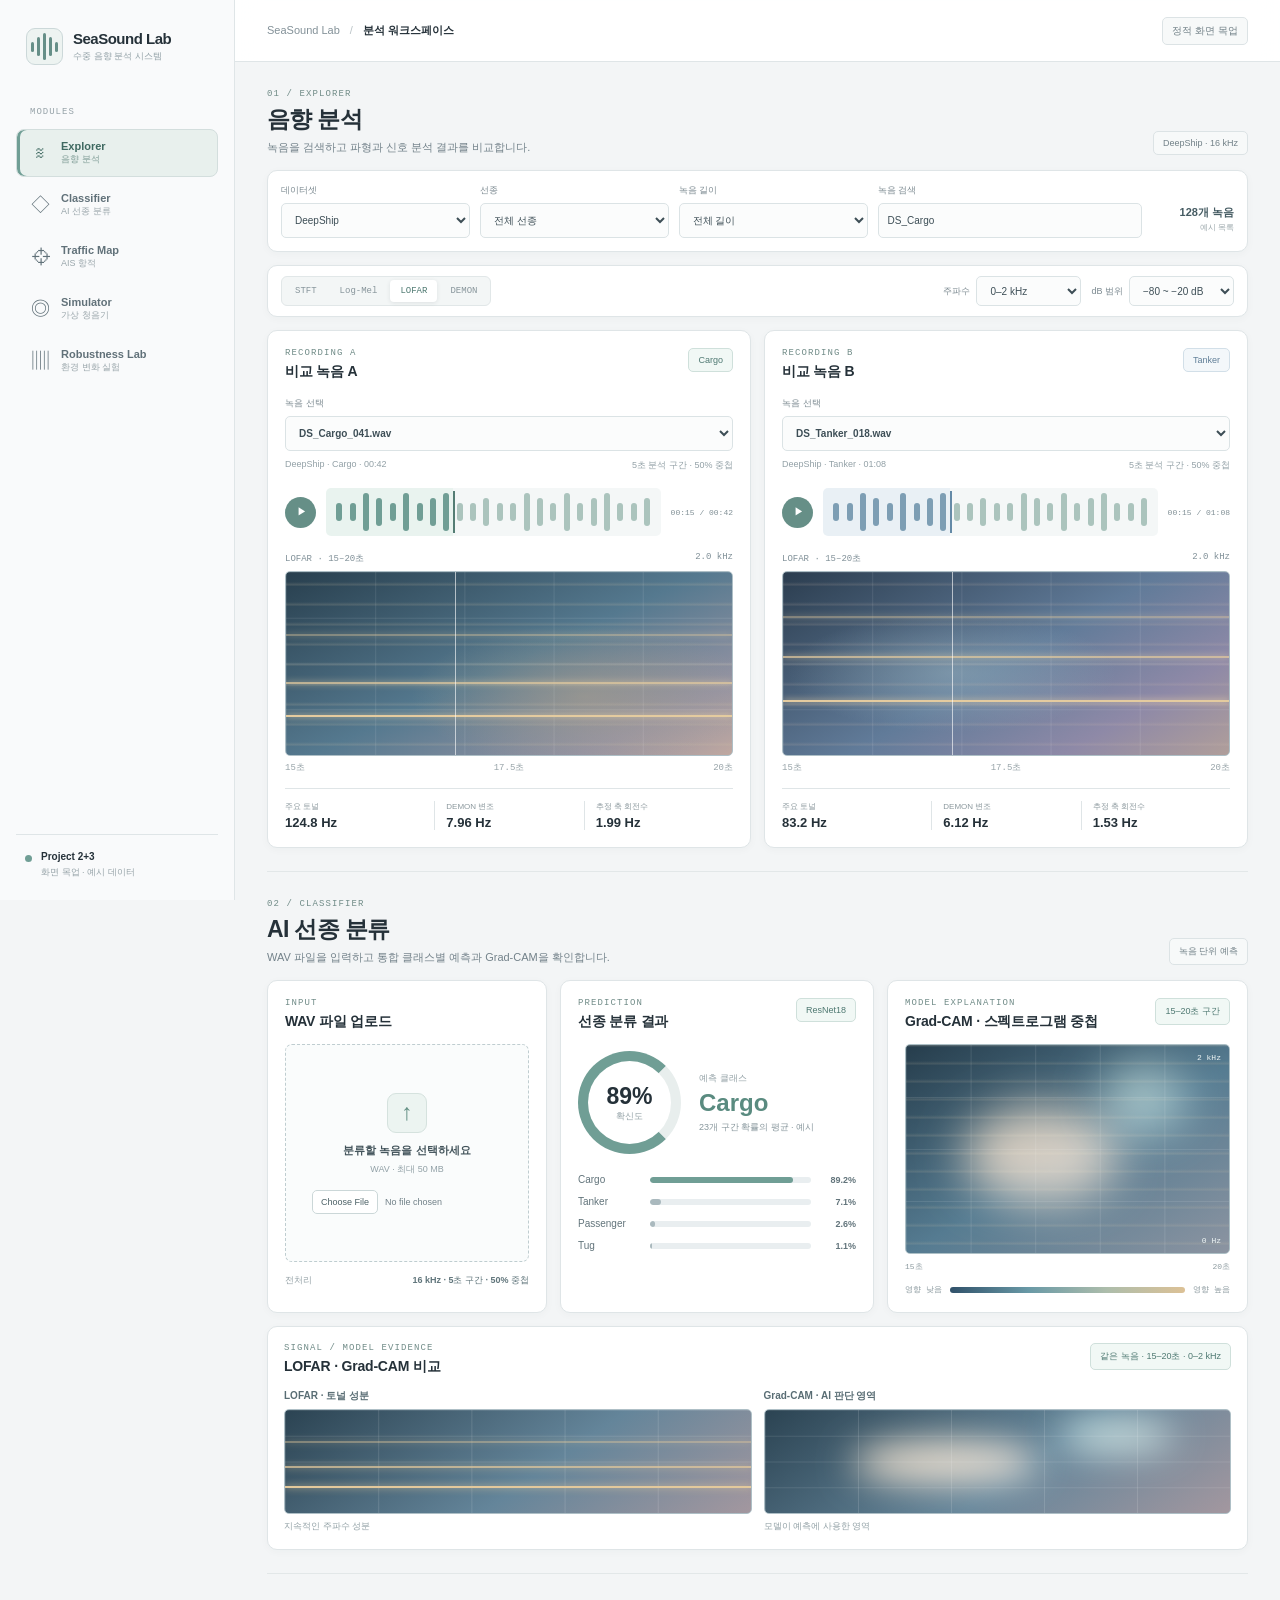
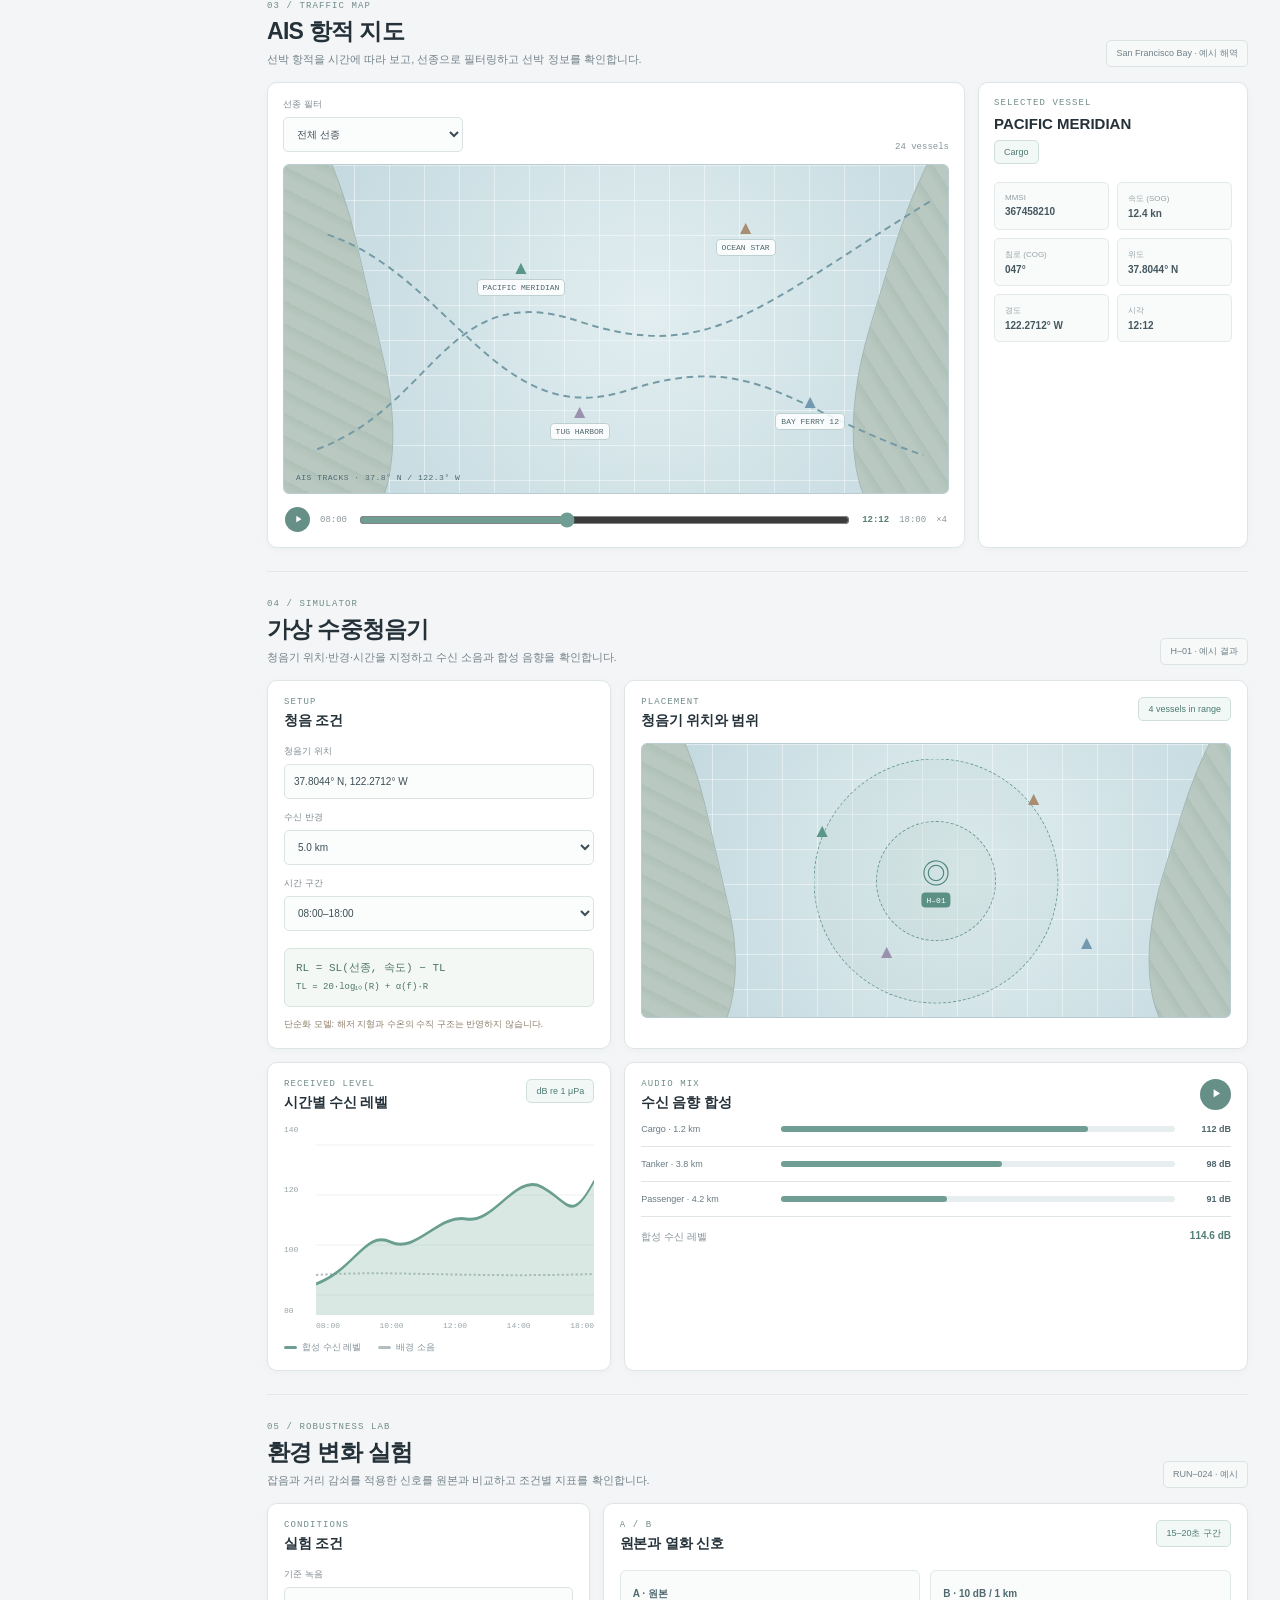
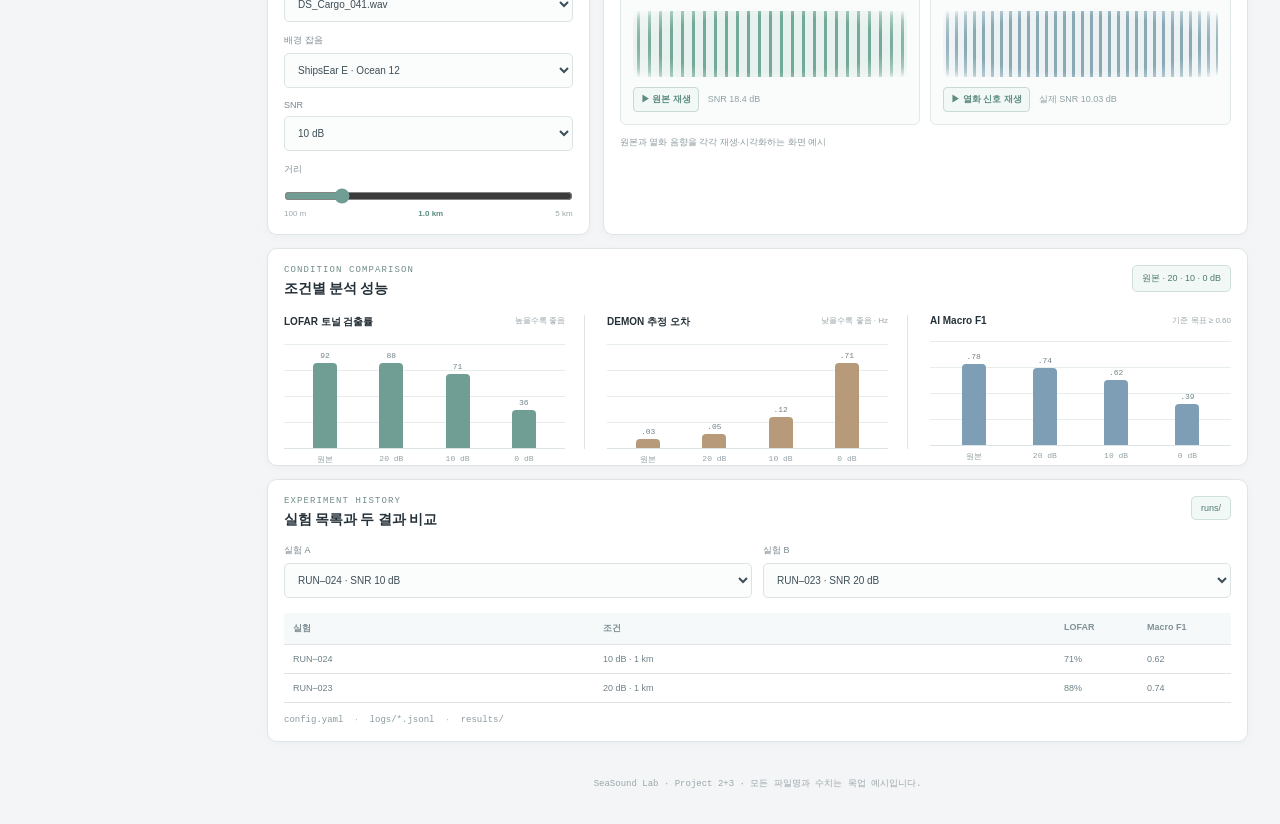
<file: mockup/index.html>
<!doctype html>
<html lang="ko">
<head>
  <meta charset="utf-8">
  <meta name="viewport" content="width=device-width, initial-scale=1">
  <meta name="description" content="AIS 연동 선박 수중 음향 웹 시스템의 정적 화면 목업">
  <title>SeaSound Lab | 웹 시스템 목업</title>
  <link rel="stylesheet" href="styles.css">
</head>
<body>
  <div class="app-shell">
    <aside class="sidebar">
      <div class="brand"><span class="brand-mark" aria-hidden="true"><i></i><i></i><i></i><i></i><i></i></span><span><strong>SeaSound Lab</strong><small>수중 음향 분석 시스템</small></span></div>
      <p class="nav-label">MODULES</p>
      <nav aria-label="주요 화면">
        <a href="#explorer" class="nav-item active"><span>≋</span>Explorer <small>음향 분석</small></a>
        <a href="#classifier" class="nav-item"><span>◇</span>Classifier <small>AI 선종 분류</small></a>
        <a href="#traffic" class="nav-item"><span>⌖</span>Traffic Map <small>AIS 항적</small></a>
        <a href="#simulator" class="nav-item"><span>◎</span>Simulator <small>가상 청음기</small></a>
        <a href="#robustness" class="nav-item"><span>▥</span>Robustness Lab <small>환경 변화 실험</small></a>
      </nav>
      <div class="side-foot"><span class="side-dot"></span><span>Project 2+3<small>화면 목업 · 예시 데이터</small></span></div>
    </aside>

    <div class="workspace">
      <header class="topbar"><div><span class="crumb">SeaSound Lab</span><span class="crumb-divider">/</span><strong>분석 워크스페이스</strong></div><span class="preview-pill">정적 화면 목업</span></header>
      <main>
        <section class="module" id="explorer" aria-labelledby="explorer-title">
          <div class="module-heading"><div><span class="kicker">01 / EXPLORER</span><h1 id="explorer-title">음향 분석</h1><p>녹음을 검색하고 파형과 신호 분석 결과를 비교합니다.</p></div><span class="module-state">DeepShip · 16 kHz</span></div>
          <div class="panel filters">
            <label>데이터셋<select><option>DeepShip</option><option>ShipsEar</option></select></label>
            <label>선종<select><option>전체 선종</option><option>Cargo</option><option>Passenger</option><option>Tanker</option><option>Tug / Work</option><option>Fishing</option><option>Small craft</option><option>Background</option></select></label>
            <label>녹음 길이<select><option>전체 길이</option><option>0–30초</option><option>30–60초</option><option>60초 이상</option></select></label>
            <label>녹음 검색<input type="search" value="DS_Cargo" aria-label="녹음 검색"></label>
            <span class="filter-count">128개 녹음<br><small>예시 목록</small></span>
          </div>
          <div class="panel explorer-toolbar"><div class="tab-list" aria-label="분석 보기"><span>STFT</span><span>Log-Mel</span><span class="selected">LOFAR</span><span>DEMON</span></div><div class="tool-fields"><label>주파수<select><option>0–2 kHz</option><option>0–4 kHz</option><option>전체</option></select></label><label>dB 범위<select><option>−80 ~ −20 dB</option><option>−100 ~ 0 dB</option></select></label></div></div>
          <div class="recording-grid">
            <article class="panel recording-card"><div class="card-head"><div><span class="kicker">RECORDING A</span><h2>비교 녹음 A</h2></div><span class="tag">Cargo</span></div><label class="record-select">녹음 선택<select aria-label="비교 녹음 A 선택"><option>DS_Cargo_041.wav</option><option>DS_Tanker_018.wav</option><option>DS_Passenger_026.wav</option><option>SE_Passenger_07.wav</option></select></label><div class="file-meta">DeepShip · Cargo · 00:42 <span>5초 분석 구간 · 50% 중첩</span></div><div class="wave-player"><span class="round-play">▶</span><div class="wave wave-a"><i></i><i></i><i></i><i></i><i></i><i></i><i></i><i></i><i></i><i></i><i></i><i></i><i></i><i></i><i></i><i></i><i></i><i></i><i></i><i></i><i></i><i></i><i></i><i></i><span class="cursor"></span></div><time>00:15 / 00:42</time></div><div class="chart-label"><span>LOFAR · 15–20초</span><span>2.0 kHz</span></div><div class="spectrum spectrum-a" role="img" aria-label="녹음 A의 LOFAR 예시 스펙트로그램"><i></i><i></i><i></i><span class="chart-cursor"></span></div><div class="chart-time"><span>15초</span><span>17.5초</span><span>20초</span></div><div class="record-metrics"><div><span>주요 토널</span><b>124.8 Hz</b></div><div><span>DEMON 변조</span><b>7.96 Hz</b></div><div><span>추정 축 회전수</span><b>1.99 Hz</b></div></div></article>
            <article class="panel recording-card"><div class="card-head"><div><span class="kicker">RECORDING B</span><h2>비교 녹음 B</h2></div><span class="tag blue">Tanker</span></div><label class="record-select">녹음 선택<select aria-label="비교 녹음 B 선택"><option>DS_Tanker_018.wav</option><option>DS_Cargo_041.wav</option><option>DS_Passenger_026.wav</option><option>SE_Passenger_07.wav</option></select></label><div class="file-meta">DeepShip · Tanker · 01:08 <span>5초 분석 구간 · 50% 중첩</span></div><div class="wave-player"><span class="round-play">▶</span><div class="wave wave-b"><i></i><i></i><i></i><i></i><i></i><i></i><i></i><i></i><i></i><i></i><i></i><i></i><i></i><i></i><i></i><i></i><i></i><i></i><i></i><i></i><i></i><i></i><i></i><i></i><span class="cursor"></span></div><time>00:15 / 01:08</time></div><div class="chart-label"><span>LOFAR · 15–20초</span><span>2.0 kHz</span></div><div class="spectrum spectrum-b" role="img" aria-label="녹음 B의 LOFAR 예시 스펙트로그램"><i></i><i></i><i></i><span class="chart-cursor"></span></div><div class="chart-time"><span>15초</span><span>17.5초</span><span>20초</span></div><div class="record-metrics"><div><span>주요 토널</span><b>83.2 Hz</b></div><div><span>DEMON 변조</span><b>6.12 Hz</b></div><div><span>추정 축 회전수</span><b>1.53 Hz</b></div></div></article>
          </div>
        </section>

        <section class="module" id="classifier" aria-labelledby="classifier-title">
          <div class="module-heading"><div><span class="kicker">02 / CLASSIFIER</span><h2 id="classifier-title">AI 선종 분류</h2><p>WAV 파일을 입력하고 통합 클래스별 예측과 Grad-CAM을 확인합니다.</p></div><span class="module-state">녹음 단위 예측</span></div>
          <div class="classifier-grid">
            <div class="panel upload-panel"><div class="card-head"><div><span class="kicker">INPUT</span><h3>WAV 파일 업로드</h3></div></div><label class="upload-box"><span class="upload-symbol">↑</span><strong>분류할 녹음을 선택하세요</strong><small>WAV · 최대 50 MB</small><input type="file" accept=".wav,audio/wav" aria-label="분류할 WAV 파일 선택"></label><div class="upload-meta"><span>전처리</span><b>16 kHz · 5초 구간 · 50% 중첩</b></div></div>
            <div class="panel result-panel"><div class="card-head"><div><span class="kicker">PREDICTION</span><h3>선종 분류 결과</h3></div><span class="tag">ResNet18</span></div><div class="prediction-hero"><div class="confidence"><b>89%</b><small>확신도</small></div><div><small>예측 클래스</small><strong>Cargo</strong><span>23개 구간 확률의 평균 · 예시</span></div></div><div class="prob-list"><div><span>Cargo</span><i><b style="width:89%"></b></i><strong>89.2%</strong></div><div><span>Tanker</span><i><b style="width:7%"></b></i><strong>7.1%</strong></div><div><span>Passenger</span><i><b style="width:3%"></b></i><strong>2.6%</strong></div><div><span>Tug</span><i><b style="width:1%"></b></i><strong>1.1%</strong></div></div></div>
            <div class="panel cam-panel"><div class="card-head"><div><span class="kicker">MODEL EXPLANATION</span><h3>Grad-CAM · 스펙트로그램 중첩</h3></div><span class="tag">15–20초 구간</span></div><div class="cam-chart" role="img" aria-label="스펙트로그램 위에 겹쳐 표시한 Grad-CAM 예시 히트맵"><i class="cam-hot one"></i><i class="cam-hot two"></i><span>2 kHz</span><span>0 Hz</span></div><div class="cam-axis"><span>15초</span><span>20초</span></div><div class="cam-legend"><span>영향 낮음</span><i></i><span>영향 높음</span></div></div>
          </div>
          <div class="panel evidence-panel"><div class="card-head"><div><span class="kicker">SIGNAL / MODEL EVIDENCE</span><h3>LOFAR · Grad-CAM 비교</h3></div><span class="tag">같은 녹음 · 15–20초 · 0–2 kHz</span></div><div class="evidence-grid"><div><span>LOFAR · 토널 성분</span><div class="evidence-chart lofar-evidence" role="img" aria-label="LOFAR 토널 성분 예시"><i></i><i></i><i></i></div><small>지속적인 주파수 성분</small></div><div><span>Grad-CAM · AI 판단 영역</span><div class="evidence-chart cam-evidence" role="img" aria-label="Grad-CAM 강조 영역 예시"><i></i><i></i></div><small>모델이 예측에 사용한 영역</small></div></div></div>
        </section>

        <section class="module" id="traffic" aria-labelledby="traffic-title"><div class="module-heading"><div><span class="kicker">03 / TRAFFIC MAP</span><h2 id="traffic-title">AIS 항적 지도</h2><p>선박 항적을 시간에 따라 보고, 선종으로 필터링하고 선박 정보를 확인합니다.</p></div><span class="module-state">San Francisco Bay · 예시 해역</span></div><div class="traffic-grid"><div class="panel map-panel"><div class="map-toolbar"><label>선종 필터<select><option>전체 선종</option><option>Cargo</option><option>Tanker</option><option>Passenger</option><option>Tug / Work</option></select></label><span>24 vessels</span></div><div class="sea-map"><div class="map-grid"></div><div class="land left"></div><div class="land right"></div><svg viewBox="0 0 700 330" preserveAspectRatio="none" aria-hidden="true"><path d="M35 286 C160 242 172 113 310 157 S498 144 682 36"/><path d="M46 70 C176 112 225 269 361 227 S528 244 674 292"/></svg><span class="ship cargo s1">▲<small>PACIFIC MERIDIAN</small></span><span class="ship tanker s2">▲<small>OCEAN STAR</small></span><span class="ship passenger s3">▲<small>BAY FERRY 12</small></span><span class="ship tug s4">▲<small>TUG HARBOR</small></span><span class="map-caption">AIS TRACKS · 37.8° N / 122.3° W</span></div><div class="timeline"><span class="play-small">▶</span><span>08:00</span><input type="range" min="0" max="100" value="42" aria-label="AIS 시간 위치"><strong>12:12</strong><span>18:00</span><span>×4</span></div></div><aside class="panel vessel-panel"><span class="kicker">SELECTED VESSEL</span><h3>PACIFIC MERIDIAN</h3><span class="tag">Cargo</span><div class="vessel-data"><div><span>MMSI</span><b>367458210</b></div><div><span>속도 (SOG)</span><b>12.4 kn</b></div><div><span>침로 (COG)</span><b>047°</b></div><div><span>위도</span><b>37.8044° N</b></div><div><span>경도</span><b>122.2712° W</b></div><div><span>시각</span><b>12:12</b></div></div></aside></div></section>

        <section class="module" id="simulator" aria-labelledby="simulator-title"><div class="module-heading"><div><span class="kicker">04 / SIMULATOR</span><h2 id="simulator-title">가상 수중청음기</h2><p>청음기 위치·반경·시간을 지정하고 수신 소음과 합성 음향을 확인합니다.</p></div><span class="module-state">H–01 · 예시 결과</span></div><div class="sim-grid"><div class="panel sim-settings"><div class="card-head"><div><span class="kicker">SETUP</span><h3>청음 조건</h3></div></div><div class="control-list"><label>청음기 위치<input value="37.8044° N, 122.2712° W" aria-label="청음기 위치"></label><label>수신 반경<select><option>5.0 km</option><option>1.0 km</option><option>3.0 km</option></select></label><label>시간 구간<select><option>08:00–18:00</option><option>08:00–09:00</option><option>12:00–13:00</option></select></label></div><div class="formula">RL = SL(선종, 속도) − TL<br><small>TL = 20·log₁₀(R) + α(f)·R</small></div><p class="assumption">단순화 모델: 해저 지형과 수온의 수직 구조는 반영하지 않습니다.</p></div><div class="panel sim-map"><div class="card-head"><div><span class="kicker">PLACEMENT</span><h3>청음기 위치와 범위</h3></div><span class="tag">4 vessels in range</span></div><div class="sea-map compact"><div class="map-grid"></div><div class="land left"></div><div class="land right"></div><div class="range r1"></div><div class="range r2"></div><span class="hydrophone">◎<small>H–01</small></span><span class="ship cargo s1">▲</span><span class="ship tanker s2">▲</span><span class="ship passenger s3">▲</span><span class="ship tug s4">▲</span></div></div><div class="panel rl-panel"><div class="card-head"><div><span class="kicker">RECEIVED LEVEL</span><h3>시간별 수신 레벨</h3></div><span class="tag">dB re 1 μPa</span></div><div class="rl-chart"><div class="y-labels"><span>140</span><span>120</span><span>100</span><span>80</span></div><svg viewBox="0 0 600 190" preserveAspectRatio="none" role="img" aria-label="수신 레벨 변화 예시 그래프"><path class="grid-lines" d="M0 20H600 M0 70H600 M0 120H600 M0 170H600"/><path class="ambient" d="M0 150 C170 145 310 153 600 149"/><path class="received-area" d="M0 159 C85 144 106 105 161 117 S263 89 324 94 S430 48 487 62 S550 100 600 56 V190 H0Z"/><path class="received" d="M0 159 C85 144 106 105 161 117 S263 89 324 94 S430 48 487 62 S550 100 600 56"/></svg><div class="x-labels"><span>08:00</span><span>10:00</span><span>12:00</span><span>14:00</span><span>18:00</span></div></div><div class="chart-legend"><span><i></i>합성 수신 레벨</span><span><i></i>배경 소음</span></div></div><div class="panel mix-panel"><div class="card-head"><div><span class="kicker">AUDIO MIX</span><h3>수신 음향 합성</h3></div><span class="play-small">▶</span></div><div class="mix-row"><span>Cargo · 1.2 km</span><i><b style="width:78%"></b></i><strong>112 dB</strong></div><div class="mix-row"><span>Tanker · 3.8 km</span><i><b style="width:56%"></b></i><strong>98 dB</strong></div><div class="mix-row"><span>Passenger · 4.2 km</span><i><b style="width:42%"></b></i><strong>91 dB</strong></div><div class="mix-total"><span>합성 수신 레벨</span><b>114.6 dB</b></div></div></div></section>

        <section class="module" id="robustness" aria-labelledby="robustness-title"><div class="module-heading"><div><span class="kicker">05 / ROBUSTNESS LAB</span><h2 id="robustness-title">환경 변화 실험</h2><p>잡음과 거리 감쇠를 적용한 신호를 원본과 비교하고 조건별 지표를 확인합니다.</p></div><span class="module-state">RUN–024 · 예시</span></div><div class="robust-grid"><div class="panel robust-settings"><div class="card-head"><div><span class="kicker">CONDITIONS</span><h3>실험 조건</h3></div></div><div class="control-list"><label>기준 녹음<select><option>DS_Cargo_041.wav</option><option>DS_Tanker_018.wav</option></select></label><label>배경 잡음<select><option>ShipsEar E · Ocean 12</option><option>ShipsEar E · Ocean 08</option></select></label><label>SNR<select><option>10 dB</option><option>20 dB</option><option>0 dB</option><option>원본</option></select></label><label>거리<input type="range" min="100" max="5000" value="1000" aria-label="거리 100미터에서 5킬로미터"><small>100 m <b>1.0 km</b> 5 km</small></label></div></div><div class="panel ab-panel"><div class="card-head"><div><span class="kicker">A / B</span><h3>원본과 열화 신호</h3></div><span class="tag">15–20초 구간</span></div><div class="ab-grid"><div><span class="ab-label">A · 원본</span><div class="ab-wave clean"></div><span class="ab-play">▶ 원본 재생</span><small>SNR 18.4 dB</small></div><div><span class="ab-label">B · 10 dB / 1 km</span><div class="ab-wave noisy"></div><span class="ab-play">▶ 열화 신호 재생</span><small>실제 SNR 10.03 dB</small></div></div><div class="ab-note">원본과 열화 음향을 각각 재생·시각화하는 화면 예시</div></div></div><div class="panel performance-panel"><div class="card-head"><div><span class="kicker">CONDITION COMPARISON</span><h3>조건별 분석 성능</h3></div><span class="tag">원본 · 20 · 10 · 0 dB</span></div><div class="metric-charts"><div><div class="metric-title"><b>LOFAR 토널 검출률</b><small>높을수록 좋음</small></div><div class="bars teal"><span style="--h:92%"><b>92</b></span><span style="--h:88%"><b>88</b></span><span style="--h:71%"><b>71</b></span><span style="--h:36%"><b>36</b></span></div></div><div><div class="metric-title"><b>DEMON 추정 오차</b><small>낮을수록 좋음 · Hz</small></div><div class="bars amber"><span style="--h:8%"><b>.03</b></span><span style="--h:13%"><b>.05</b></span><span style="--h:30%"><b>.12</b></span><span style="--h:88%"><b>.71</b></span></div></div><div><div class="metric-title"><b>AI Macro F1</b><small>기준 목표 ≥ 0.60</small></div><div class="bars blue"><span style="--h:78%"><b>.78</b></span><span style="--h:74%"><b>.74</b></span><span style="--h:62%"><b>.62</b></span><span style="--h:39%"><b>.39</b></span></div></div></div><div class="metric-axis"><span>원본</span><span>20 dB</span><span>10 dB</span><span>0 dB</span></div></div><div class="panel runs-panel"><div class="card-head"><div><span class="kicker">EXPERIMENT HISTORY</span><h3>실험 목록과 두 결과 비교</h3></div><span class="tag">runs/</span></div><div class="run-selects"><label>실험 A<select><option>RUN–024 · SNR 10 dB</option><option>RUN–023 · SNR 20 dB</option><option>RUN–022 · 원본</option></select></label><label>실험 B<select><option>RUN–023 · SNR 20 dB</option><option>RUN–024 · SNR 10 dB</option><option>RUN–022 · 원본</option></select></label></div><div class="runs-table"><div><b>실험</b><b>조건</b><b>LOFAR</b><b>Macro F1</b></div><div><span>RUN–024</span><span>10 dB · 1 km</span><span>71%</span><span>0.62</span></div><div><span>RUN–023</span><span>20 dB · 1 km</span><span>88%</span><span>0.74</span></div></div><div class="run-files">config.yaml <span>·</span> logs/*.jsonl <span>·</span> results/</div></div></section>
        <footer>SeaSound Lab · Project 2+3 · 모든 파일명과 수치는 목업 예시입니다.</footer>
      </main>
    </div>
  </div>
</body>
</html>
</file>
<file: mockup/styles.css>
:root{--bg:#f3f5f6;--surface:#fff;--line:#dfe5e7;--text:#253139;--muted:#73828a;--subtle:#98a5aa;--teal:#709e95;--blue:#7d9eb4;--amber:#b79a79;--font:'Segoe UI','Malgun Gothic',sans-serif;--mono:Consolas,'Courier New',monospace}
*{box-sizing:border-box}html{scroll-behavior:smooth}body{margin:0;color:var(--text);background:var(--bg);font-family:var(--font);-webkit-font-smoothing:antialiased}a{color:inherit;text-decoration:none}input,select{font:inherit}select,input[type=range]{cursor:pointer}
.app-shell{min-height:100vh}.sidebar{position:fixed;inset:0 auto 0 0;display:flex;flex-direction:column;width:235px;padding:28px 16px 18px;background:#f9fafb;border-right:1px solid var(--line)}.brand{display:flex;align-items:center;gap:10px;padding:0 10px 42px}.brand-mark{display:flex;justify-content:center;align-items:center;gap:3px;width:37px;height:37px;border:1px solid #ccd8d9;border-radius:9px;background:#edf3f1}.brand-mark i{width:3px;border-radius:4px;background:#668f88}.brand-mark i:nth-child(1),.brand-mark i:nth-child(5){height:10px}.brand-mark i:nth-child(2),.brand-mark i:nth-child(4){height:19px}.brand-mark i:nth-child(3){height:27px}.brand strong,.brand small{display:block}.brand strong{font-size:15px;letter-spacing:-.5px}.brand small{margin-top:3px;color:#91a0a6;font-size:9px}.nav-label{margin:0 0 12px;padding:0 14px;color:#96a2a8;font:9px var(--mono);letter-spacing:1px}.sidebar nav{display:grid;gap:4px}.nav-item{display:grid;grid-template-columns:22px 1fr;gap:1px 10px;align-items:center;padding:10px 12px;border:1px solid transparent;border-radius:8px;color:#617179;font-size:11px;font-weight:650}.nav-item>span{grid-row:span 2;text-align:center;font-size:19px;font-weight:400}.nav-item small{color:#9aa6ab;font-size:9px;font-weight:400}.nav-item:hover{background:#edf1f2}.nav-item.active{border-color:#d3dedd;background:#e8f0ed;box-shadow:inset 3px 0 var(--teal);color:#3f6961}.nav-item.active small{color:#7f9c96}.side-foot{display:flex;gap:9px;align-items:flex-start;margin-top:auto;padding:16px 9px 3px;border-top:1px solid var(--line);font-size:10px;font-weight:650}.side-foot small{display:block;margin-top:4px;color:#95a2a7;font-size:9px;font-weight:400}.side-dot{width:7px;height:7px;margin-top:4px;border-radius:50%;background:var(--teal)}.workspace{margin-left:235px;min-width:0}.topbar{position:sticky;top:0;z-index:5;display:flex;align-items:center;justify-content:space-between;height:62px;padding:0 32px;border-bottom:1px solid var(--line);background:#ffffffed;backdrop-filter:blur(12px);font-size:11px}.crumb{color:#839198}.crumb-divider{margin:0 10px;color:#bac3c6}.topbar strong{font-weight:650}.preview-pill,.module-state,.tag{display:inline-block;padding:6px 9px;border:1px solid #dce3e5;border-radius:5px;background:#f7f9f9;color:#718087;font-size:9px;white-space:nowrap}.preview-pill{font-size:10px}main{max-width:1570px;margin:auto;padding:0 32px 26px}.module{padding-top:27px;scroll-margin-top:74px}.module+.module{margin-top:23px;border-top:1px solid #e2e7e8}.module-heading{display:flex;align-items:end;justify-content:space-between;gap:15px;margin-bottom:15px}.kicker{display:block;color:#718c88;font:9px var(--mono);letter-spacing:1.1px}.module-heading h1,.module-heading h2{margin:5px 0;font-size:23px;letter-spacing:-.7px}.module-heading p{margin:0;color:var(--muted);font-size:11px}.panel{min-width:0;border:1px solid var(--line);border-radius:10px;background:var(--surface);box-shadow:0 2px 9px #26343d08}.card-head{display:flex;justify-content:space-between;align-items:start;gap:10px}.card-head h2,.card-head h3{margin:5px 0 0;font-size:14px;letter-spacing:-.2px}.tag{color:#4f7972;border-color:#cfe0db;background:#f1f8f5}.tag.blue{color:#607e97;border-color:#d2dfe8;background:#f3f7fa}
label{color:#7b8990;font-size:9px}label select,label input:not([type=range]):not([type=file]){display:block;width:100%;height:35px;margin-top:6px;padding:0 9px;border:1px solid #dbe3e5;border-radius:5px;outline:0;background:#fbfcfc;color:#3d4e56;font-size:10px}label select:focus,label input:focus-visible{outline:2px solid #90b7ac;outline-offset:1px}.filters{display:grid;grid-template-columns:1fr 1fr 1fr 1.4fr auto;align-items:end;gap:10px;margin-bottom:13px;padding:13px}.filter-count{min-width:82px;padding-bottom:5px;color:#455b62;text-align:right;font-size:11px;font-weight:650}.filter-count small{color:#9ba7ab;font-size:8px;font-weight:400}.explorer-toolbar{display:flex;justify-content:space-between;align-items:center;gap:10px;margin-bottom:13px;padding:10px 13px}.tab-list{display:flex;gap:3px;padding:3px;border:1px solid #e1e7e8;border-radius:6px;background:#f3f6f6}.tab-list span{padding:6px 10px;border-radius:4px;color:#87959b;font:9px var(--mono)}.tab-list span.selected{background:#fff;color:#4e7971;box-shadow:0 1px 4px #26343d1a}.tool-fields{display:flex;gap:10px}.tool-fields label{display:flex;align-items:center;gap:6px;white-space:nowrap}.tool-fields select{width:auto;min-width:105px;height:30px;margin:0}.recording-grid{display:grid;grid-template-columns:1fr 1fr;gap:13px}.recording-card{padding:17px}.record-select{display:block;margin-top:16px}.record-select select{font-weight:600}.file-meta{display:flex;justify-content:space-between;gap:8px;margin-top:8px;color:#92a0a6;font-size:9px}.wave-player{display:flex;align-items:center;gap:10px;margin:16px 0}.round-play,.play-small{display:grid;place-items:center;flex:none;width:31px;height:31px;padding-left:2px;border-radius:50%;background:#668f87;color:#fff;font-size:10px}.wave{position:relative;display:flex;justify-content:space-around;align-items:center;flex:1;gap:3px;height:48px;overflow:hidden;padding:0 8px;border-radius:5px;background:linear-gradient(90deg,#e9f3ef 0 38%,#f4f7f7 38%)}.wave i{flex:1;max-width:6px;height:38%;border-radius:4px;background:#abc4bd}.wave i:nth-child(3n){height:80%}.wave i:nth-child(4n){height:58%}.wave i:nth-child(-n+9){background:var(--teal)}.wave-b{background:linear-gradient(90deg,#e9f0f5 0 38%,#f4f7f7 38%)}.wave-b i:nth-child(-n+9){background:var(--blue)}.cursor{position:absolute;top:3px;bottom:3px;left:38%;width:2px;background:#547d74}.wave-b .cursor{background:#648aa7}.wave-player time{color:#819096;font:8px var(--mono);white-space:nowrap}.chart-label,.chart-time{display:flex;justify-content:space-between;color:#809098;font:9px var(--mono)}.chart-label{margin-bottom:6px}.chart-time{margin-top:5px;color:#98a4a9}.spectrum{position:relative;overflow:hidden;height:185px;border:1px solid #aebfc6;border-radius:5px;background-image:linear-gradient(90deg,#ffffff18 1px,transparent 1px),linear-gradient(#ffffff18 1px,transparent 1px),repeating-linear-gradient(0deg,transparent 0 9px,#d2c3a630 10px,transparent 13px 20px),radial-gradient(ellipse at 67% 68%,#b8a58877,transparent 41%),linear-gradient(155deg,#283f4e,#55798f 50%,#9493a3 82%,#c0a8a0);background-size:20% 100%,100% 25%,100% 100%,100% 100%,100% 100%}.spectrum-b{background-image:linear-gradient(90deg,#ffffff18 1px,transparent 1px),linear-gradient(#ffffff18 1px,transparent 1px),repeating-linear-gradient(0deg,transparent 0 9px,#d1bcad2c 10px,transparent 13px 20px),radial-gradient(ellipse at 38% 55%,#9eb8c27a,transparent 42%),linear-gradient(150deg,#2b3d4f,#617b99 50%,#8e89a7 78%,#b09e9a)}.spectrum>i{position:absolute;left:0;right:0;height:2px;background:#e4cb9f;box-shadow:0 0 6px #f3d8aa}.spectrum>i:nth-child(1){bottom:21%}.spectrum>i:nth-child(2){bottom:39%;opacity:.75}.spectrum>i:nth-child(3){bottom:65%;opacity:.43}.spectrum-b>i:nth-child(1){bottom:29%}.spectrum-b>i:nth-child(2){bottom:53%}.spectrum-b>i:nth-child(3){bottom:75%}.chart-cursor{position:absolute;top:0;bottom:0;left:38%;width:1px;background:#ffffff9c}.record-metrics{display:grid;grid-template-columns:repeat(3,1fr);margin-top:14px;padding-top:12px;border-top:1px solid var(--line)}.record-metrics div{padding-left:11px;border-left:1px solid var(--line)}.record-metrics div:first-child{padding-left:0;border:0}.record-metrics span,.record-metrics b{display:block}.record-metrics span{color:#8b989d;font-size:8px}.record-metrics b{margin-top:3px;font-size:13px}
.classifier-grid{display:grid;grid-template-columns:280px minmax(270px,1fr) minmax(320px,1.15fr);gap:13px}.upload-panel,.result-panel,.cam-panel{padding:17px}.upload-box{display:flex;flex-direction:column;align-items:center;justify-content:center;min-height:218px;margin-top:13px;border:1px dashed #bfcdd0;border-radius:7px;background:#fafcfc;text-align:center}.upload-symbol{display:grid;place-items:center;width:40px;height:40px;margin-bottom:10px;border:1px solid #d5e2de;border-radius:9px;background:#ecf4f1;color:#638f84;font-size:23px}.upload-box strong{color:#43545b;font-size:11px}.upload-box small{margin:5px 0 14px;color:#91a0a6;font-size:9px}.upload-box input{width:190px;max-width:90%;color:#718188;font-size:9px}.upload-box input::file-selector-button{padding:6px 8px;margin-right:7px;border:1px solid #cbd7d8;border-radius:5px;background:#fff;color:#4d6267;font-size:9px;cursor:pointer}.upload-meta{display:flex;justify-content:space-between;gap:8px;margin-top:12px;color:#93a0a5;font-size:9px}.upload-meta b{color:#60757b;font-weight:550}.prediction-hero{display:flex;align-items:center;gap:18px;margin:20px 0}.confidence{display:grid;place-content:center;flex:none;width:103px;height:103px;border:10px solid var(--teal);border-right-color:#e8eeed;border-radius:50%;text-align:center}.confidence b{font-size:23px}.confidence small{color:#8f9da2;font-size:8px}.prediction-hero>div:last-child>*{display:block}.prediction-hero small{color:#92a0a5;font-size:9px}.prediction-hero strong{margin:4px 0;color:#5a8b80;font-size:24px}.prediction-hero span{color:#86959b;font-size:9px}.prob-list{display:grid;gap:11px}.prob-list>div{display:grid;grid-template-columns:65px 1fr 38px;align-items:center;gap:7px;color:#62747b;font-size:10px}.prob-list i{height:6px;overflow:hidden;border-radius:6px;background:#e9eef0}.prob-list i b{display:block;height:100%;border-radius:6px;background:#aab9be}.prob-list>div:first-child i b{background:var(--teal)}.prob-list strong{text-align:right;font-size:9px}.cam-chart{position:relative;overflow:hidden;height:210px;margin-top:13px;border:1px solid #adc0c6;border-radius:5px;background-image:linear-gradient(90deg,#ffffff1c 1px,transparent 1px),linear-gradient(#ffffff18 1px,transparent 1px),repeating-linear-gradient(0deg,transparent 0 8px,#d4c5aa29 9px,transparent 12px 18px),linear-gradient(150deg,#263d4c,#557b91 53%,#8c94a1);background-size:20% 100%,100% 25%,100% 100%,100% 100%}.cam-hot{position:absolute;display:block;border-radius:50%;filter:blur(23px);mix-blend-mode:screen}.cam-hot.one{top:30%;left:18%;width:48%;height:46%;background:#e2c092d9}.cam-hot.two{top:9%;left:60%;width:27%;height:34%;background:#aecabcb3}.cam-chart>span{position:absolute;right:8px;color:#eff6f5;font:8px var(--mono)}.cam-chart>span:nth-of-type(1){top:8px}.cam-chart>span:nth-of-type(2){bottom:8px}.cam-axis,.cam-legend{display:flex;justify-content:space-between;margin-top:7px;color:#8d9ba0;font:8px var(--mono)}.cam-legend{align-items:center;gap:8px;margin-top:12px}.cam-legend i{flex:1;height:6px;border-radius:6px;background:linear-gradient(90deg,#30516a,#6999a6,#adbdab,#dcc196)}
.traffic-grid{display:grid;grid-template-columns:minmax(0,1.75fr) 270px;gap:13px}.map-panel,.vessel-panel{padding:15px}.map-toolbar{display:flex;justify-content:space-between;align-items:end;margin-bottom:12px}.map-toolbar label{width:180px}.map-toolbar>span{color:#85969b;font:9px var(--mono)}.sea-map{position:relative;overflow:hidden;height:330px;border:1px solid #b7cbd0;border-radius:6px;background:radial-gradient(circle at 55% 45%,#e2eef0,#bfd6dd)}.map-grid{position:absolute;inset:0;background-image:linear-gradient(#ffffff72 1px,transparent 1px),linear-gradient(90deg,#ffffff72 1px,transparent 1px);background-size:35px 35px}.land{position:absolute;border:1px solid #a4b7b2;background:repeating-linear-gradient(40deg,#b9c9c1,#b9c9c1 10px,#aec0b7 20px)}.land.left{top:-45%;left:-27%;width:39%;height:165%;border-radius:50% 47% 30% 40%;transform:rotate(-13deg)}.land.right{top:-44%;right:-25%;width:34%;height:160%;border-radius:50% 36% 45% 35%;transform:rotate(17deg)}.sea-map svg{position:absolute;inset:0;width:100%;height:100%;pointer-events:none}.sea-map svg path{fill:none;stroke:#749ba5;stroke-width:2;stroke-dasharray:7 5}.ship{position:absolute;display:flex;flex-direction:column;align-items:center;color:#5a9788;font-size:19px}.ship small{padding:3px 5px;border:1px solid #bdd2d0;border-radius:4px;background:#ffffffdc;color:#50686c;font:8px var(--mono)}.ship.tanker{color:#a98d70}.ship.passenger{color:#7299af}.ship.tug{color:#9a92ac}.ship.s1{top:28%;left:29%}.ship.s2{top:16%;left:65%}.ship.s3{top:69%;left:74%}.ship.s4{top:72%;left:40%}.map-caption{position:absolute;bottom:11px;left:12px;color:#4e6971;font:8px var(--mono);letter-spacing:.5px}.timeline{display:flex;align-items:center;gap:10px;padding:13px 2px 0;color:#8b989d;font:9px var(--mono)}.timeline .play-small{width:25px;height:25px;font-size:8px}.timeline input{flex:1;accent-color:var(--teal)}.timeline strong{color:#537f76}.vessel-panel h3{margin:7px 0 8px;font-size:15px}.vessel-data{display:grid;grid-template-columns:1fr 1fr;gap:8px;margin-top:18px}.vessel-data div{padding:10px;border:1px solid #e3e9ea;border-radius:5px;background:#f9fbfb}.vessel-data span,.vessel-data b{display:block}.vessel-data span{color:#94a1a6;font-size:8px}.vessel-data b{margin-top:4px;color:#455860;font-size:10px}
.sim-grid{display:grid;grid-template-columns:minmax(260px,.8fr) minmax(0,1.45fr);gap:13px}.sim-grid>.panel{padding:16px}.sim-map .sea-map{height:275px;margin-top:13px}.sea-map.compact .ship small{display:none}.range{position:absolute;left:50%;top:50%;transform:translate(-50%,-50%);border:1px dashed #6c9c91;border-radius:50%;background:#7dab9e12}.range.r1{width:120px;height:120px}.range.r2{width:245px;height:245px}.hydrophone{position:absolute;left:50%;top:50%;display:flex;flex-direction:column;align-items:center;transform:translate(-50%,-50%);color:#4d857a;font-size:28px}.hydrophone small{padding:3px 5px;border-radius:4px;background:#5d9085;color:#fff;font:8px var(--mono)}.control-list{display:grid;gap:12px;margin-top:15px}.control-list label{display:block}.control-list label small{display:flex;justify-content:space-between;margin-top:5px;color:#9aa7ab;font-size:8px}.control-list label small b{color:#5b8b81}.control-list input[type=range]{display:block;width:100%;margin:12px 0 0;accent-color:var(--teal)}.formula{margin-top:17px;padding:11px;border:1px solid #d8e6e0;border-radius:6px;background:#f3f8f5;color:#4f756b;font:11px/1.6 var(--mono)}.formula small{font-size:9px}.assumption{margin:11px 0 0;color:#8c7c68;font-size:9px;line-height:1.5}.rl-chart{display:grid;grid-template-columns:26px 1fr;gap:6px;margin-top:13px}.y-labels{display:flex;flex-direction:column;justify-content:space-between;height:190px;color:#96a3a7;font:8px var(--mono)}.rl-chart svg{width:100%;height:190px}.grid-lines{fill:none;stroke:#e7eced;stroke-width:1}.ambient{fill:none;stroke:#b3bdc1;stroke-width:2;stroke-dasharray:5 5}.received-area{fill:#8db9ac55}.received{fill:none;stroke:#6a9f90;stroke-width:3}.x-labels{grid-column:2;display:flex;justify-content:space-between;color:#9aa6aa;font:8px var(--mono)}.chart-legend{display:flex;gap:17px;margin-top:11px;color:#829198;font-size:9px}.chart-legend span{display:flex;align-items:center;gap:5px}.chart-legend i{width:13px;height:3px;border-radius:2px;background:var(--teal)}.chart-legend span:last-child i{background:#b4bec1}.mix-row{display:grid;grid-template-columns:130px 1fr 46px;align-items:center;gap:10px;padding:12px 0;border-bottom:1px solid var(--line);color:#687a81;font-size:9px}.mix-row:first-of-type{margin-top:9px}.mix-row i{height:6px;border-radius:6px;background:#e7eeef}.mix-row i b{display:block;height:100%;border-radius:6px;background:var(--teal)}.mix-row strong{text-align:right;color:#4f656b;font-size:9px}.mix-total{display:flex;justify-content:space-between;margin-top:13px;font-size:10px}.mix-total span{color:#829198}.mix-total b{color:#507d73}
.robust-grid{display:grid;grid-template-columns:minmax(260px,.75fr) minmax(0,1.5fr);gap:13px}.robust-grid>.panel,.performance-panel,.runs-panel{padding:16px}.ab-grid{display:grid;grid-template-columns:1fr 1fr;gap:10px;margin-top:17px}.ab-grid>div{min-width:0;padding:12px;border:1px solid #e0e8e9;border-radius:6px;background:#fafcfc}.ab-label{color:#506970;font-size:10px;font-weight:650}.ab-wave{height:66px;margin:10px 0;border-radius:5px;background:repeating-linear-gradient(90deg,transparent 0 4px,#73a99a 4px 7px,transparent 7px 11px),#e7f1ed;mask-image:radial-gradient(ellipse at center,#000 60%,#0009 85%,transparent 100%)}.ab-wave.noisy{background:repeating-linear-gradient(90deg,transparent 0 3px,#89a9b5 3px 6px,transparent 6px 9px),#ecf2f4}.ab-grid small{color:#91a0a5;font-size:9px}.ab-note{margin-top:11px;color:#8d9ba0;font-size:9px}.performance-panel,.runs-panel{margin-top:13px}.metric-charts{display:grid;grid-template-columns:repeat(3,1fr);gap:22px;margin-top:17px}.metric-charts>div{min-width:0;padding-right:19px;border-right:1px solid var(--line)}.metric-charts>div:last-child{padding-right:0;border:0}.metric-title{display:flex;justify-content:space-between;gap:7px}.metric-title b{font-size:10px}.metric-title small{color:#9aa5aa;font-size:8px}.bars{display:flex;justify-content:space-around;align-items:end;gap:8px;height:105px;margin-top:15px;padding:0 12px;border-bottom:1px solid #dce4e5;background:repeating-linear-gradient(0deg,transparent 0 25px,#e7eced 25px 26px)}.bars span{position:relative;width:24px;min-height:7px;height:var(--h);max-height:85px;border-radius:4px 4px 0 0;background:var(--teal)}.bars.amber span{background:var(--amber)}.bars.blue span{background:var(--blue)}.bars span b{position:absolute;bottom:100%;left:50%;transform:translateX(-50%);margin-bottom:3px;color:#718189;font:8px var(--mono)}.bars span:after{position:absolute;top:calc(100% + 6px);left:50%;transform:translateX(-50%);color:#93a1a6;font:8px var(--mono);white-space:nowrap}.bars span:nth-child(1):after{content:'원본'}.bars span:nth-child(2):after{content:'20 dB'}.bars span:nth-child(3):after{content:'10 dB'}.bars span:nth-child(4):after{content:'0 dB'}.metric-axis{display:none}.run-selects{display:flex;gap:11px;margin-top:15px}.run-selects label{flex:1}.runs-table{display:grid;margin-top:15px}.runs-table>div{display:grid;grid-template-columns:1fr 1.5fr 75px 75px;gap:8px;padding:9px;border-bottom:1px solid var(--line);color:#6f8087;font-size:9px}.runs-table>div:first-child{background:#f6f9f9;color:#829198}.runs-table b{font-weight:650}.run-files{margin-top:12px;color:#8b9a9f;font:9px var(--mono)}.run-files span{padding:0 5px;color:#bcc5c8}footer{padding:35px 0 8px;color:#9aa6ab;text-align:center;font:9px var(--mono)}
@media(max-width:1250px){.sidebar{width:212px}.workspace{margin-left:212px}.topbar{padding:0 24px}main{padding:0 24px 25px}.classifier-grid{grid-template-columns:260px 1fr}.cam-panel{grid-column:1/-1}.cam-chart{height:180px}.filters{grid-template-columns:repeat(4,1fr)}.filter-count{grid-column:1/-1;text-align:left}.record-metrics b{font-size:11px}}
@media(max-width:900px){.sidebar{position:relative;inset:auto;width:auto;padding:14px 17px;border-right:0;border-bottom:1px solid var(--line)}.brand{padding:0}.nav-label,.side-foot{display:none}.sidebar nav{display:flex;overflow:auto;gap:5px;margin-top:13px}.nav-item{flex:none;display:flex;gap:6px;min-height:36px;padding:0 9px}.nav-item>span{font-size:15px}.nav-item small{display:none}.workspace{margin-left:0}.topbar{height:53px}.recording-grid,.traffic-grid,.sim-grid,.robust-grid{grid-template-columns:1fr}.classifier-grid{grid-template-columns:1fr 1fr}.upload-panel{grid-column:1/-1}.cam-panel{grid-column:1/-1}.sim-map .sea-map{height:260px}}
@media(max-width:620px){main{padding:0 15px 20px}.topbar{padding:0 15px}.module{padding-top:22px}.module-heading h1,.module-heading h2{font-size:20px}.module-heading p{font-size:10px;line-height:1.5}.module-state{display:none}.filters{grid-template-columns:1fr 1fr}.filters label:nth-child(4){grid-column:1/-1}.explorer-toolbar{flex-direction:column;align-items:stretch}.tool-fields{justify-content:space-between}.tool-fields label{font-size:8px}.tab-list span{flex:1;padding:6px 5px;text-align:center}.file-meta{display:block}.file-meta span{display:block;margin-top:3px}.classifier-grid,.metric-charts{grid-template-columns:1fr}.metric-charts{gap:29px}.metric-charts>div{padding-right:0;border-right:0}.cam-chart{height:180px}.ab-grid{grid-template-columns:1fr}.mix-row{grid-template-columns:115px 1fr 42px}.run-selects{flex-direction:column}.runs-table>div{grid-template-columns:70px 1fr 55px 55px;gap:4px;font-size:8px}.vessel-data{grid-template-columns:1fr 1fr}footer{line-height:1.6}}
@media(prefers-reduced-motion:reduce){html{scroll-behavior:auto}}
.evidence-panel{margin-top:13px;padding:16px}.evidence-grid{display:grid;grid-template-columns:1fr 1fr;gap:12px;margin-top:13px}.evidence-grid>div{min-width:0}.evidence-grid>div>span{display:block;margin-bottom:6px;color:#596d74;font-size:10px;font-weight:650}.evidence-grid small{display:block;margin-top:6px;color:#91a0a5;font-size:9px}.evidence-chart{position:relative;overflow:hidden;height:105px;border:1px solid #aebfc6;border-radius:5px;background-image:linear-gradient(90deg,#ffffff20 1px,transparent 1px),linear-gradient(#ffffff1a 1px,transparent 1px),linear-gradient(145deg,#2b4352,#64859a 56%,#a3979f);background-size:20% 100%,100% 25%,100% 100%}.lofar-evidence i{position:absolute;left:0;right:0;height:2px;background:#e3c99c;box-shadow:0 0 7px #e3c99c}.lofar-evidence i:nth-child(1){bottom:24%}.lofar-evidence i:nth-child(2){bottom:44%;opacity:.75}.lofar-evidence i:nth-child(3){bottom:68%;opacity:.45}.cam-evidence i{position:absolute;width:40%;height:42%;border-radius:50%;background:#dec39b;filter:blur(18px);mix-blend-mode:screen}.cam-evidence i:first-child{top:30%;left:19%}.cam-evidence i:last-child{top:10%;left:63%;width:25%;height:30%;background:#aecbbd}
@media(max-width:620px){.evidence-grid{grid-template-columns:1fr}}
.ab-play{display:inline-block;margin-right:9px;padding:5px 7px;border:1px solid #c8d9d8;border-radius:4px;background:#f2f8f5;color:#5e8c81;font-size:9px;font-weight:650}
</file>
